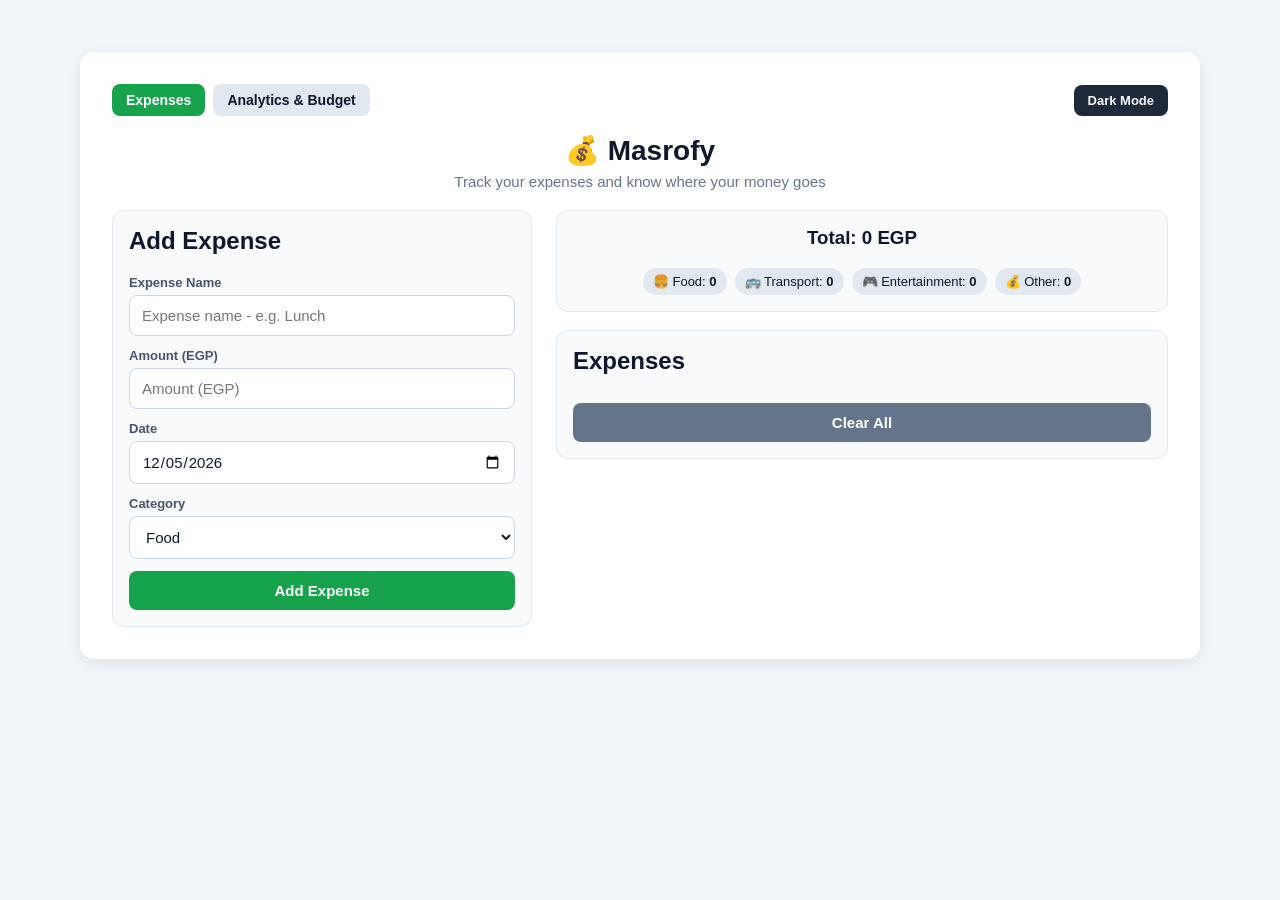
<file: index.html>
<!DOCTYPE html>
<html lang="en">
<head>
  <meta charset="UTF-8">
  <meta name="viewport" content="width=device-width, initial-scale=1.0">
  <title>Masrofy - Expenses</title>
  <link rel="stylesheet" href="style.css">
</head>
<body>
  <div class="container">
    <div class="top-bar">
      <nav class="nav-links">
        <a href="index.html" class="active">Expenses</a>
        <a href="analytics.html">Analytics &amp; Budget</a>
      </nav>
      <button id="themeToggle" type="button">Dark Mode</button>
    </div>

    <div class="page-header">
      <h1>💰 Masrofy</h1>
      <p class="subtitle">Track your expenses and know where your money goes</p>
    </div>

    <div class="main-grid">
      <div class="form-card">
        <h2>Add Expense</h2>
        <div class="form">
          <div class="field-group">
            <label for="name">Expense Name</label>
            <input type="text" id="name" placeholder="Expense name - e.g. Lunch">
          </div>

          <div class="field-group">
            <label for="amount">Amount (EGP)</label>
            <input type="number" id="amount" placeholder="Amount (EGP)">
          </div>

          <div class="field-group">
            <label for="date">Date</label>
            <input type="date" id="date">
          </div>

          <div class="field-group">
            <label for="category">Category</label>
            <select id="category">
              <option value="Food">Food</option>
              <option value="Transport">Transport</option>
              <option value="Entertainment">Entertainment</option>
              <option value="Other">Other</option>
              <option value="custom">+ Add Custom Category...</option>
            </select>
          </div>

          <div class="field-group hidden" id="customCategoryGroup">
            <label for="customCategory">Custom Category</label>
            <input type="text" id="customCategory" placeholder="Enter new category name (e.g. Study, Health)">
          </div>

          <button type="button" class="primary-btn" onclick="addExpense()">Add Expense</button>
        </div>
      </div>

      <div class="side-panel">
        <div class="summary">
          <h3>Total: <span id="total">0</span> EGP</h3>
          <div class="category-pills">
            <span class="pill">🍔 Food: <strong id="foodTotal">0</strong></span>
            <span class="pill">🚌 Transport: <strong id="transportTotal">0</strong></span>
            <span class="pill">🎮 Entertainment: <strong id="entertainmentTotal">0</strong></span>
            <span class="pill">💰 Other: <strong id="otherTotal">0</strong></span>
          </div>
          <div id="budgetStatus" class="budget-alert hidden"></div>
        </div>

        <div class="expenses-card">
          <div class="list-header">
            <h2>Expenses</h2>
          </div>
          <ul id="list"></ul>
          <button type="button" class="clear-btn" onclick="clearAll()">Clear All</button>
        </div>
      </div>
    </div>
  </div>
  <script src="app.js"></script>
</body>
</html>
</file>
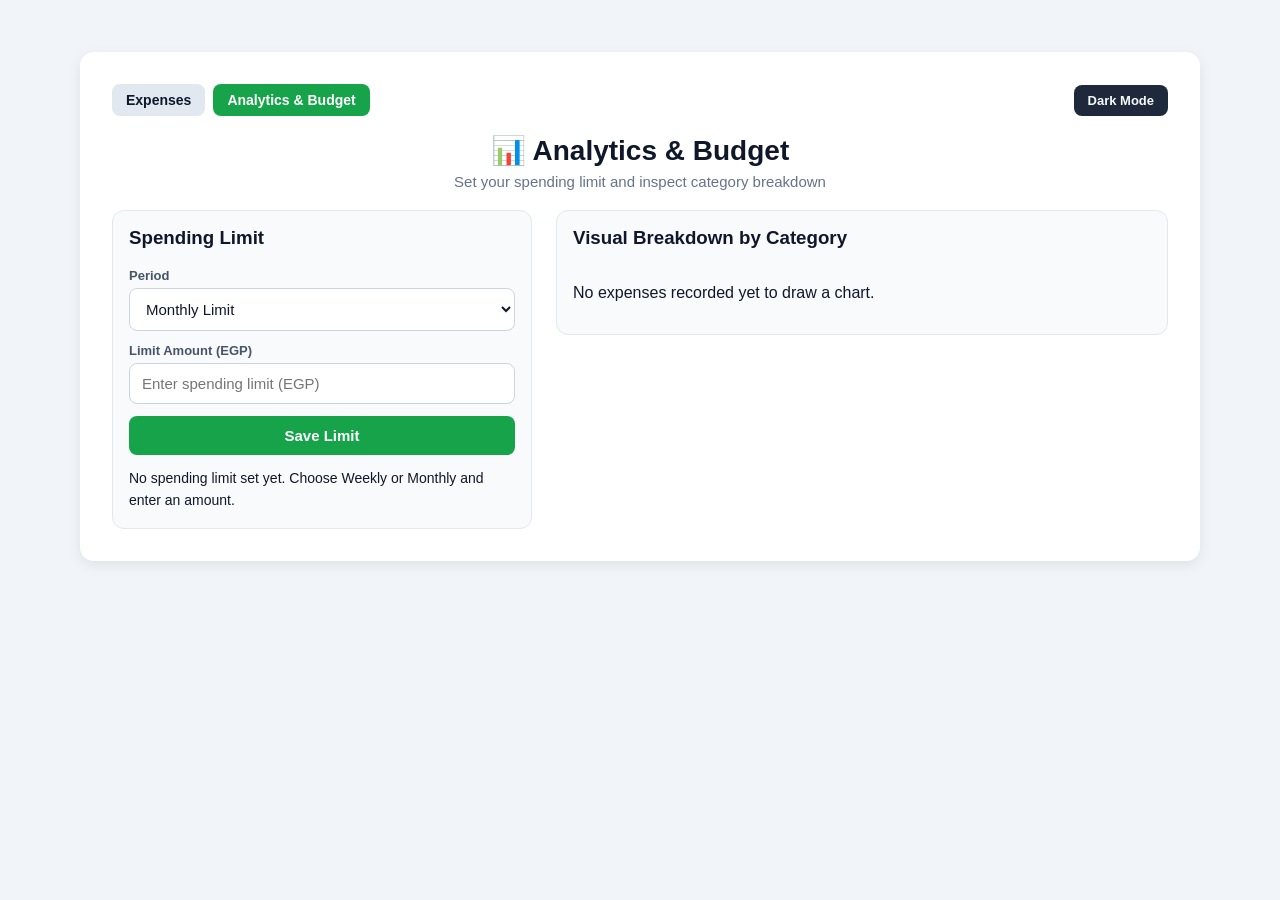
<file: analytics.html>
<!DOCTYPE html>
<html lang="en">
<head>
  <meta charset="UTF-8">
  <meta name="viewport" content="width=device-width, initial-scale=1.0">
  <title>Masrofy - Analytics &amp; Budget</title>
  <link rel="stylesheet" href="style.css">
</head>
<body>
  <div class="container">
    <div class="top-bar">
      <nav class="nav-links">
        <a href="index.html">Expenses</a>
        <a href="analytics.html" class="active">Analytics &amp; Budget</a>
      </nav>
      <button id="themeToggle" type="button">Dark Mode</button>
    </div>

    <div class="page-header">
      <h1>📊 Analytics &amp; Budget</h1>
      <p class="subtitle">Set your spending limit and inspect category breakdown</p>
    </div>

    <div class="analytics-grid">
      <div class="budget-box">
        <h3>Spending Limit</h3>
        <div class="form">
          <div class="field-group">
            <label for="limitPeriod">Period</label>
            <select id="limitPeriod">
              <option value="monthly">Monthly Limit</option>
              <option value="weekly">Weekly Limit</option>
            </select>
          </div>

          <div class="field-group">
            <label for="limitAmount">Limit Amount (EGP)</label>
            <input type="number" id="limitAmount" placeholder="Enter spending limit (EGP)">
          </div>

          <button type="button" class="primary-btn" id="saveLimitBtn">Save Limit</button>
        </div>
        <div id="limitSummary" class="limit-summary">No spending limit set yet.</div>
      </div>

      <div class="chart-box">
        <h3>Visual Breakdown by Category</h3>
        <div id="chartBars" class="chart-bars"></div>
      </div>
    </div>
  </div>
  <script src="app.js"></script>
</body>
</html>
</file>
<file: style.css>
* {
  box-sizing: border-box;
  font-family: Arial, Helvetica, sans-serif;
}

body {
  background: #f1f5f9;
  color: #0f172a;
  margin: 0;
  padding: 16px;
  transition: background 0.25s ease, color 0.25s ease;
}

.container {
  width: 100%;
  max-width: 560px;
  margin: 20px auto;
  background: #ffffff;
  padding: 22px;
  border-radius: 14px;
  box-shadow: 0 4px 14px rgba(0, 0, 0, 0.08);
  transition: background 0.25s ease, color 0.25s ease, box-shadow 0.25s ease, max-width 0.25s ease;
}

.top-bar {
  display: flex;
  justify-content: space-between;
  align-items: center;
  gap: 10px;
  flex-wrap: wrap;
  margin-bottom: 18px;
}

.nav-links {
  display: flex;
  gap: 8px;
  flex-wrap: wrap;
}

.nav-links a {
  text-decoration: none;
  padding: 8px 14px;
  border-radius: 8px;
  background: #e2e8f0;
  color: #0f172a;
  font-weight: bold;
  font-size: 14px;
}

.nav-links a.active {
  background: #16a34a;
  color: #ffffff;
}

.page-header {
  margin-bottom: 20px;
}

h1 {
  text-align: center;
  color: #0f172a;
  margin: 0 0 6px 0;
  font-size: 28px;
}

h2, h3 {
  margin-top: 0;
}

.subtitle {
  text-align: center;
  color: #64748b;
  margin: 0;
  font-size: 15px;
}

.main-grid,
.analytics-grid {
  display: grid;
  grid-template-columns: 1fr;
  gap: 18px;
}

.side-panel {
  display: flex;
  flex-direction: column;
  gap: 18px;
}

.form-card,
.expenses-card,
.summary,
.budget-box,
.chart-box {
  background: #f8fafc;
  padding: 16px;
  border-radius: 12px;
  border: 1px solid #e2e8f0;
}

.form {
  display: flex;
  flex-direction: column;
  gap: 12px;
}

.field-group {
  display: flex;
  flex-direction: column;
  gap: 5px;
}

.field-group label {
  font-size: 13px;
  font-weight: bold;
  color: #475569;
}

input, select {
  width: 100%;
  padding: 11px 12px;
  border: 1px solid #cbd5e1;
  border-radius: 8px;
  font-size: 15px;
  background: #ffffff;
  color: #0f172a;
}

.hidden {
  display: none;
}

button {
  background: #16a34a;
  color: #ffffff;
  border: none;
  padding: 11px 16px;
  border-radius: 8px;
  font-size: 15px;
  font-weight: bold;
  cursor: pointer;
}

button:hover {
  background: #15803d;
}

#themeToggle {
  background: #1e293b;
  color: #f8fafc;
  padding: 8px 14px;
  font-size: 13px;
  border-radius: 8px;
}

#themeToggle:hover {
  background: #334155;
}

.summary {
  text-align: center;
}

.category-pills {
  display: flex;
  flex-wrap: wrap;
  justify-content: center;
  gap: 8px;
  margin-top: 10px;
}

.pill {
  background: #e2e8f0;
  color: #0f172a;
  padding: 6px 10px;
  border-radius: 999px;
  font-size: 13px;
}

.budget-alert {
  margin-top: 12px;
  padding: 10px 12px;
  border-radius: 8px;
  font-weight: bold;
  font-size: 14px;
}

.budget-ok {
  background: #dcfce7;
  color: #166534;
}

.budget-warn {
  background: #fef9c3;
  color: #854d0e;
}

.budget-over {
  background: #fee2e2;
  color: #991b1b;
}

.limit-summary {
  margin-top: 12px;
  font-size: 14px;
  line-height: 1.6;
}

.chart-bars {
  display: flex;
  flex-direction: column;
  gap: 12px;
  margin-top: 12px;
}

.bar-row {
  display: flex;
  flex-direction: column;
  gap: 5px;
}

.bar-label {
  display: flex;
  justify-content: space-between;
  font-size: 14px;
  font-weight: bold;
}

.bar-track {
  width: 100%;
  height: 18px;
  background: #e2e8f0;
  border-radius: 999px;
  overflow: hidden;
}

.bar-fill {
  height: 100%;
  background: #16a34a;
  border-radius: 999px;
  transition: width 0.3s ease;
}

ul {
  list-style: none;
  padding: 0;
  margin: 0;
}

#list li {
  background: #ffffff;
  padding: 12px;
  margin-bottom: 10px;
  border-radius: 8px;
  border: 1px solid #e2e8f0;
  display: flex;
  justify-content: space-between;
  align-items: center;
  gap: 12px;
}

.exp-meta {
  display: block;
  font-size: 12px;
  color: #64748b;
  margin-top: 4px;
}

li button {
  background: #ef4444;
  padding: 6px 12px;
  font-size: 13px;
  flex-shrink: 0;
}

li button:hover {
  background: #dc2626;
}

.clear-btn {
  background: #64748b;
  width: 100%;
  margin-top: 8px;
}

.clear-btn:hover {
  background: #475569;
}

/* ===== Tablet Layout (768px and up) ===== */
@media (min-width: 768px) {
  body {
    padding: 24px;
  }

  .container {
    max-width: 760px;
    padding: 28px;
  }

  .form .form-row {
    display: grid;
    grid-template-columns: 1fr 1fr;
    gap: 12px;
  }
}

/* ===== Desktop / Laptop Layout (1024px and up) ===== */
@media (min-width: 1024px) {
  body {
    padding: 32px;
  }

  .container {
    max-width: 1120px;
    padding: 32px;
  }

  .main-grid,
  .analytics-grid {
    grid-template-columns: minmax(340px, 420px) 1fr;
    align-items: start;
    gap: 24px;
  }

  .form-card,
  .budget-box {
    position: sticky;
    top: 24px;
  }
}

/* ===== Dark Mode Styles ===== */
body.dark {
  background: #0f172a;
  color: #f1f5f9;
}

body.dark .container {
  background: #1e293b;
  color: #f1f5f9;
  box-shadow: 0 8px 24px rgba(0, 0, 0, 0.45);
}

body.dark .nav-links a {
  background: #334155;
  color: #f1f5f9;
}

body.dark .nav-links a.active {
  background: #16a34a;
  color: #ffffff;
}

body.dark h1,
body.dark h2,
body.dark h3,
body.dark p,
body.dark li {
  color: #f1f5f9;
}

body.dark .field-group label,
body.dark .subtitle,
body.dark .exp-meta {
  color: #94a3b8;
}

body.dark input,
body.dark select {
  background: #0f172a;
  color: #f8fafc;
  border: 1px solid #334155;
}

body.dark .form-card,
body.dark .expenses-card,
body.dark .summary,
body.dark .budget-box,
body.dark .chart-box {
  background: #0f172a;
  color: #f1f5f9;
  border: 1px solid #283548;
}

body.dark #list li {
  background: #1e293b;
  color: #f1f5f9;
  border: 1px solid #334155;
}

body.dark .pill {
  background: #1e293b;
  color: #f8fafc;
  border: 1px solid #334155;
}

body.dark .bar-track {
  background: #334155;
}

body.dark #themeToggle {
  background: #f8fafc;
  color: #0f172a;
}

body.dark #themeToggle:hover {
  background: #e2e8f0;
}

body.dark .clear-btn {
  background: #475569;
  color: #ffffff;
}

body.dark .clear-btn:hover {
  background: #64748b;
}
</file>
